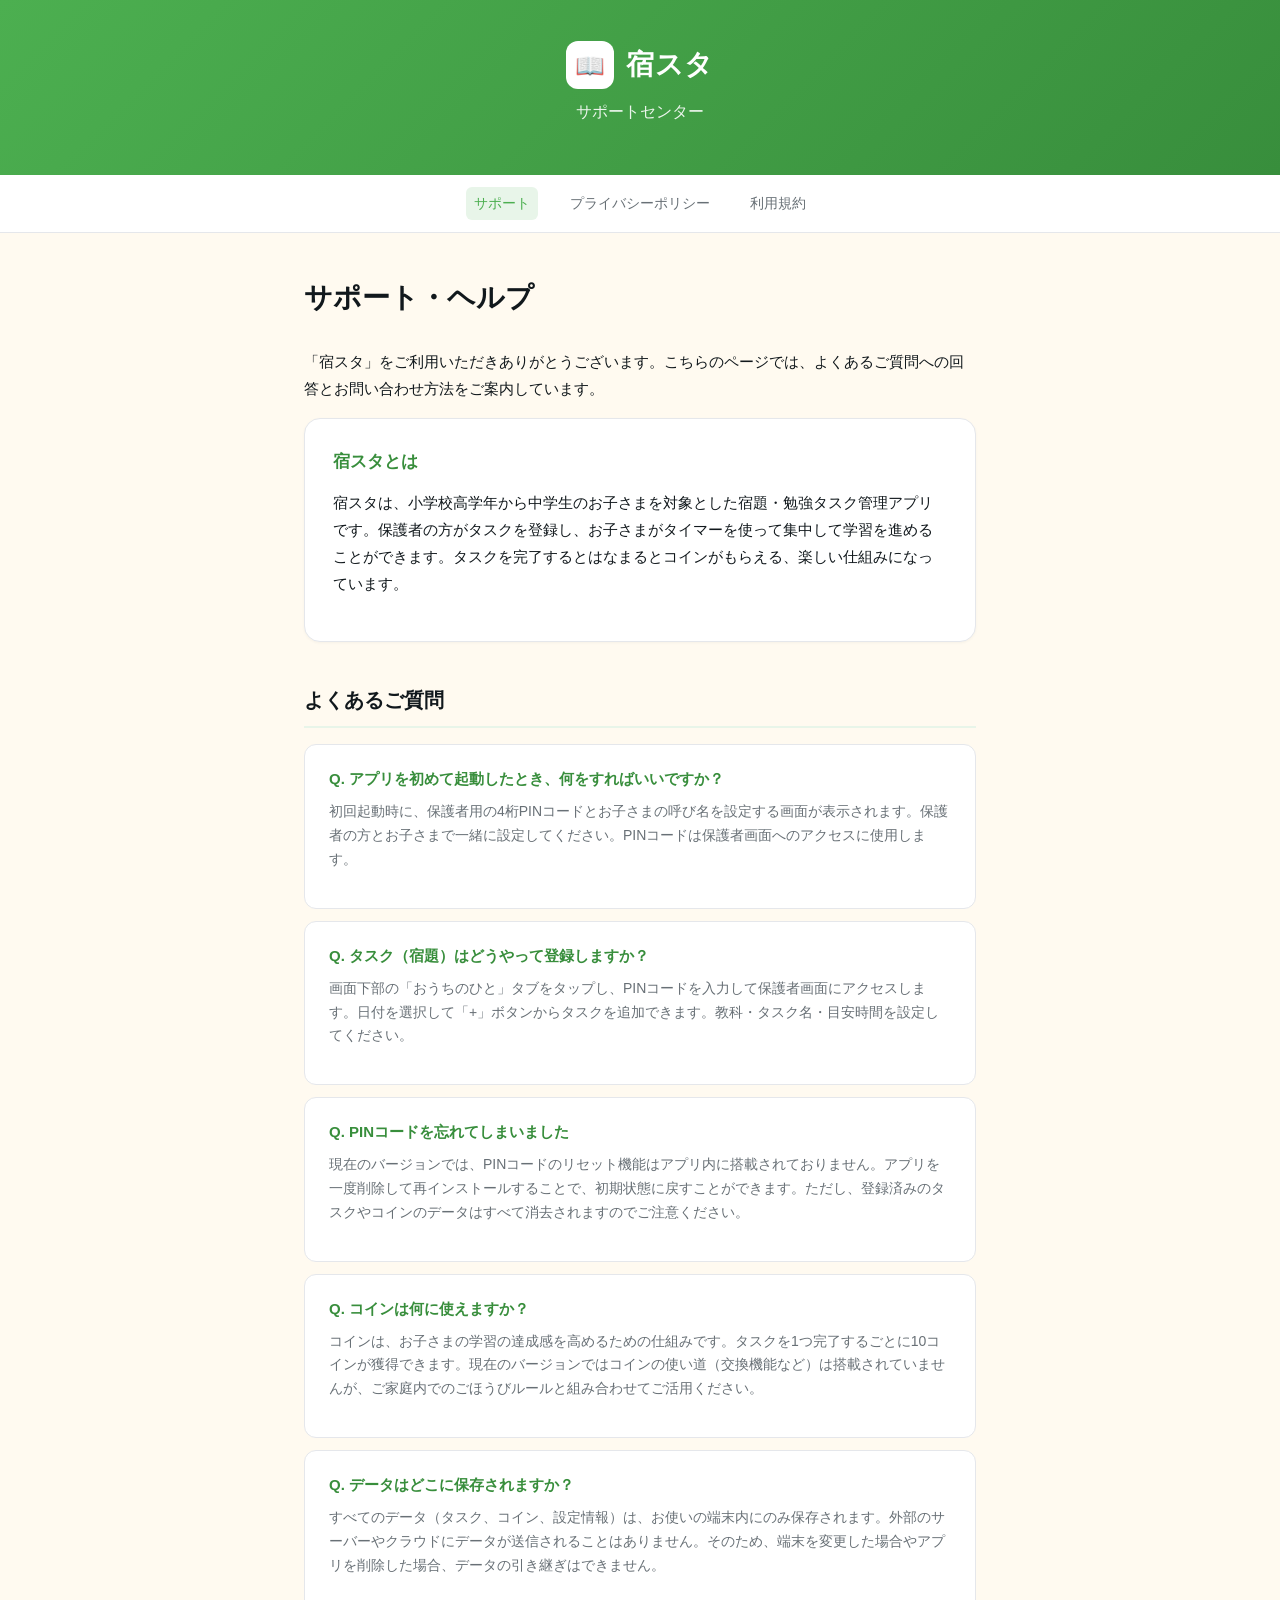
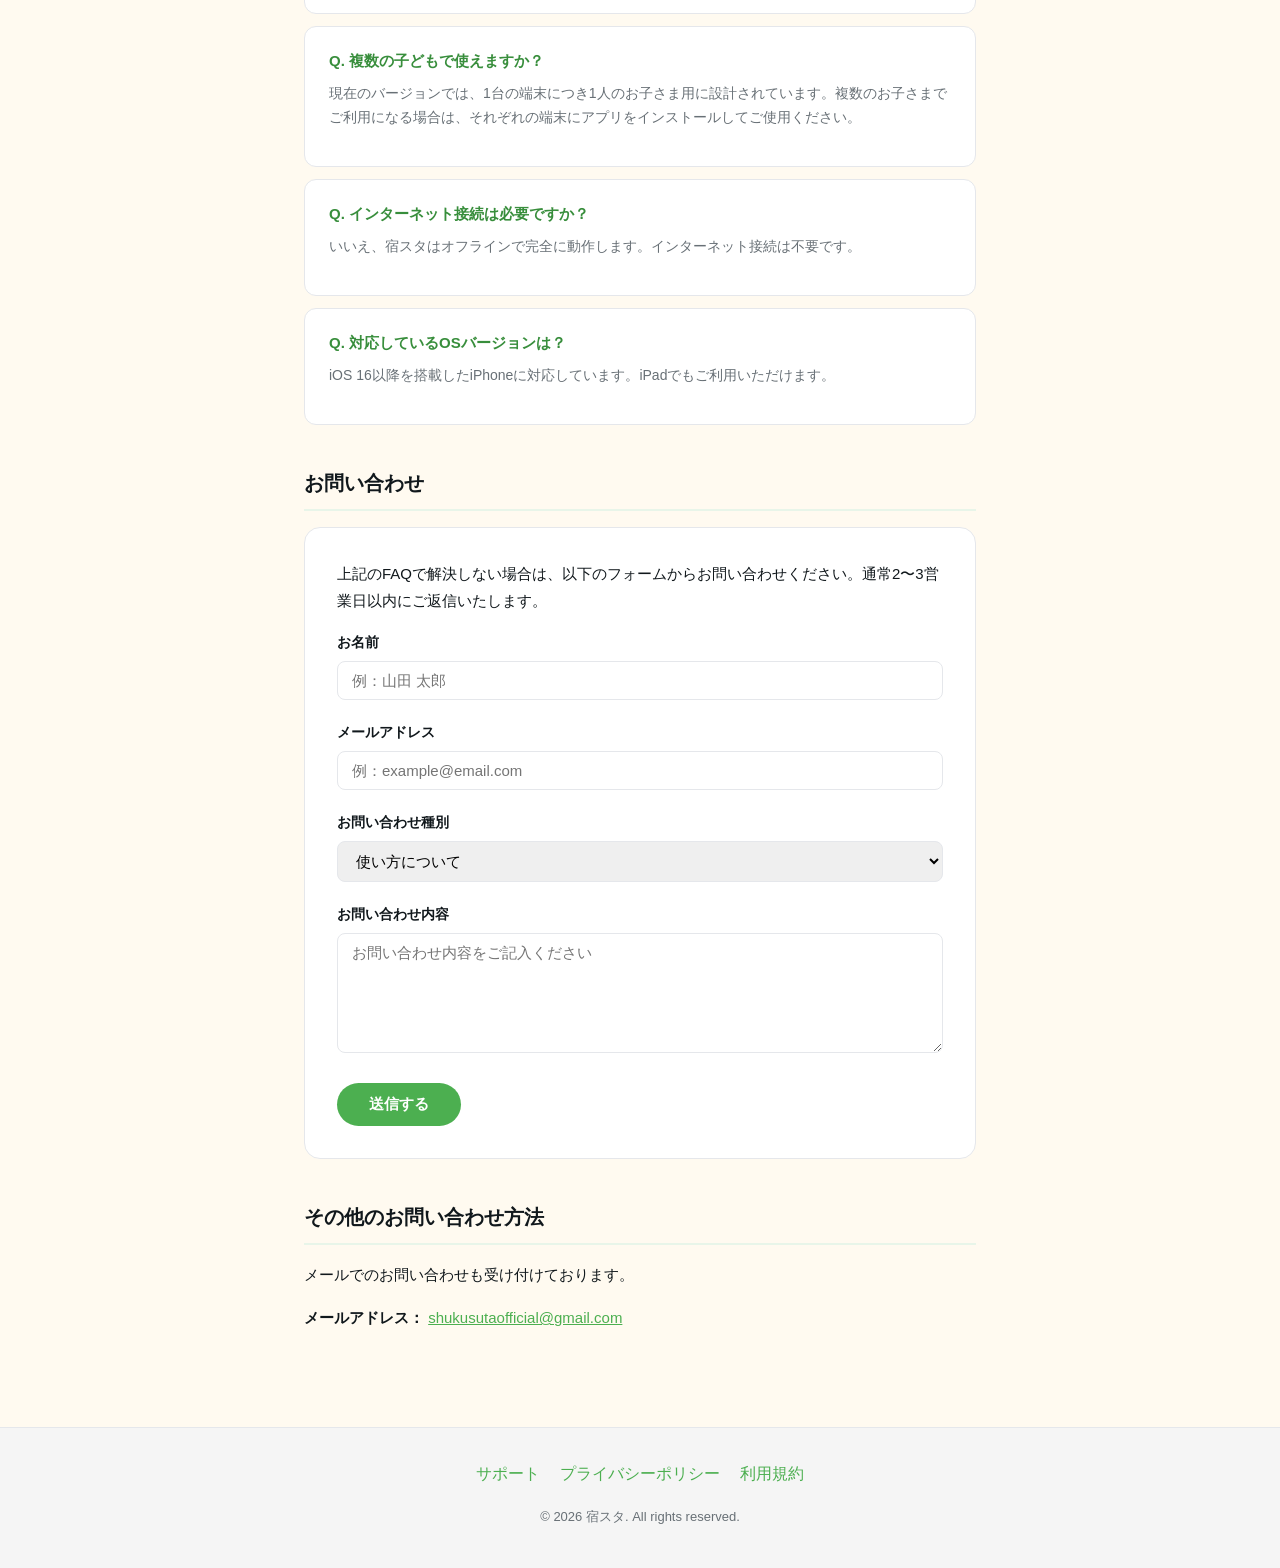
<file: index.html>
<!DOCTYPE html>
<html lang="ja">
<head>
  <meta charset="UTF-8">
  <meta name="viewport" content="width=device-width, initial-scale=1.0">
  <title>宿スタ - サポート</title>
  <link rel="stylesheet" href="style.css">
</head>
<body>

<header>
  <div class="container">
    <a href="index.html" class="logo">
      <div class="logo-icon">📖</div>
      <span class="logo-text">宿スタ</span>
    </a>
    <p class="page-title">サポートセンター</p>
  </div>
</header>

<nav>
  <div class="container">
    <a href="index.html" class="active">サポート</a>
    <a href="privacy.html">プライバシーポリシー</a>
    <a href="terms.html">利用規約</a>
  </div>
</nav>

<main>
  <div class="container">

    <h1>サポート・ヘルプ</h1>
    <p>「宿スタ」をご利用いただきありがとうございます。こちらのページでは、よくあるご質問への回答とお問い合わせ方法をご案内しています。</p>

    <!-- App Overview -->
    <div class="card">
      <h3>宿スタとは</h3>
      <p>宿スタは、小学校高学年から中学生のお子さまを対象とした宿題・勉強タスク管理アプリです。保護者の方がタスクを登録し、お子さまがタイマーを使って集中して学習を進めることができます。タスクを完了するとはなまるとコインがもらえる、楽しい仕組みになっています。</p>
    </div>

    <!-- FAQ -->
    <h2>よくあるご質問</h2>

    <div class="faq-item">
      <p class="question">Q. アプリを初めて起動したとき、何をすればいいですか？</p>
      <p class="answer">初回起動時に、保護者用の4桁PINコードとお子さまの呼び名を設定する画面が表示されます。保護者の方とお子さまで一緒に設定してください。PINコードは保護者画面へのアクセスに使用します。</p>
    </div>

    <div class="faq-item">
      <p class="question">Q. タスク（宿題）はどうやって登録しますか？</p>
      <p class="answer">画面下部の「おうちのひと」タブをタップし、PINコードを入力して保護者画面にアクセスします。日付を選択して「+」ボタンからタスクを追加できます。教科・タスク名・目安時間を設定してください。</p>
    </div>

    <div class="faq-item">
      <p class="question">Q. PINコードを忘れてしまいました</p>
      <p class="answer">現在のバージョンでは、PINコードのリセット機能はアプリ内に搭載されておりません。アプリを一度削除して再インストールすることで、初期状態に戻すことができます。ただし、登録済みのタスクやコインのデータはすべて消去されますのでご注意ください。</p>
    </div>

    <div class="faq-item">
      <p class="question">Q. コインは何に使えますか？</p>
      <p class="answer">コインは、お子さまの学習の達成感を高めるための仕組みです。タスクを1つ完了するごとに10コインが獲得できます。現在のバージョンではコインの使い道（交換機能など）は搭載されていませんが、ご家庭内でのごほうびルールと組み合わせてご活用ください。</p>
    </div>

    <div class="faq-item">
      <p class="question">Q. データはどこに保存されますか？</p>
      <p class="answer">すべてのデータ（タスク、コイン、設定情報）は、お使いの端末内にのみ保存されます。外部のサーバーやクラウドにデータが送信されることはありません。そのため、端末を変更した場合やアプリを削除した場合、データの引き継ぎはできません。</p>
    </div>

    <div class="faq-item">
      <p class="question">Q. 複数の子どもで使えますか？</p>
      <p class="answer">現在のバージョンでは、1台の端末につき1人のお子さま用に設計されています。複数のお子さまでご利用になる場合は、それぞれの端末にアプリをインストールしてご使用ください。</p>
    </div>

    <div class="faq-item">
      <p class="question">Q. インターネット接続は必要ですか？</p>
      <p class="answer">いいえ、宿スタはオフラインで完全に動作します。インターネット接続は不要です。</p>
    </div>

    <div class="faq-item">
      <p class="question">Q. 対応しているOSバージョンは？</p>
      <p class="answer">iOS 16以降を搭載したiPhoneに対応しています。iPadでもご利用いただけます。</p>
    </div>

    <!-- Contact -->
    <h2>お問い合わせ</h2>

    <div class="contact-section">
      <p>上記のFAQで解決しない場合は、以下のフォームからお問い合わせください。通常2〜3営業日以内にご返信いたします。</p>

      <form id="contact-form" onsubmit="handleSubmit(event)">
        <div class="form-group">
          <label for="name">お名前</label>
          <input type="text" id="name" name="name" required placeholder="例：山田 太郎">
        </div>

        <div class="form-group">
          <label for="email">メールアドレス</label>
          <input type="email" id="email" name="email" required placeholder="例：example@email.com">
        </div>

        <div class="form-group">
          <label for="category">お問い合わせ種別</label>
          <select id="category" name="category">
            <option value="usage">使い方について</option>
            <option value="bug">不具合の報告</option>
            <option value="feature">機能のご要望</option>
            <option value="other">その他</option>
          </select>
        </div>

        <div class="form-group">
          <label for="message">お問い合わせ内容</label>
          <textarea id="message" name="message" required placeholder="お問い合わせ内容をご記入ください"></textarea>
        </div>

        <button type="submit" class="btn">送信する</button>
      </form>

      <p id="form-result" style="display:none; margin-top: 16px; padding: 12px 16px; border-radius: 8px;"></p>
    </div>

    <h2>その他のお問い合わせ方法</h2>
    <p>メールでのお問い合わせも受け付けております。</p>
    <p><strong>メールアドレス：</strong> <a href="mailto:shukusutaofficial@gmail.com" style="color: var(--green);">shukusutaofficial@gmail.com</a></p>


  </div>
</main>

<footer>
  <div class="container">
    <div class="footer-links">
      <a href="index.html">サポート</a>
      <a href="privacy.html">プライバシーポリシー</a>
      <a href="terms.html">利用規約</a>
    </div>
    <p>&copy; 2026 宿スタ. All rights reserved.</p>
  </div>
</footer>

<script>
function handleSubmit(e) {
  e.preventDefault();
  var result = document.getElementById('form-result');
  result.style.display = 'block';
  result.style.background = '#E8F5E9';
  result.style.color = '#388E3C';
  result.textContent = 'お問い合わせを受け付けました。ご返信までしばらくお待ちください。';
  document.getElementById('contact-form').reset();
  // NOTE: 実際の送信処理はバックエンド連携（Formspree, Google Forms等）が必要です
}
</script>

</body>
</html>
</file>
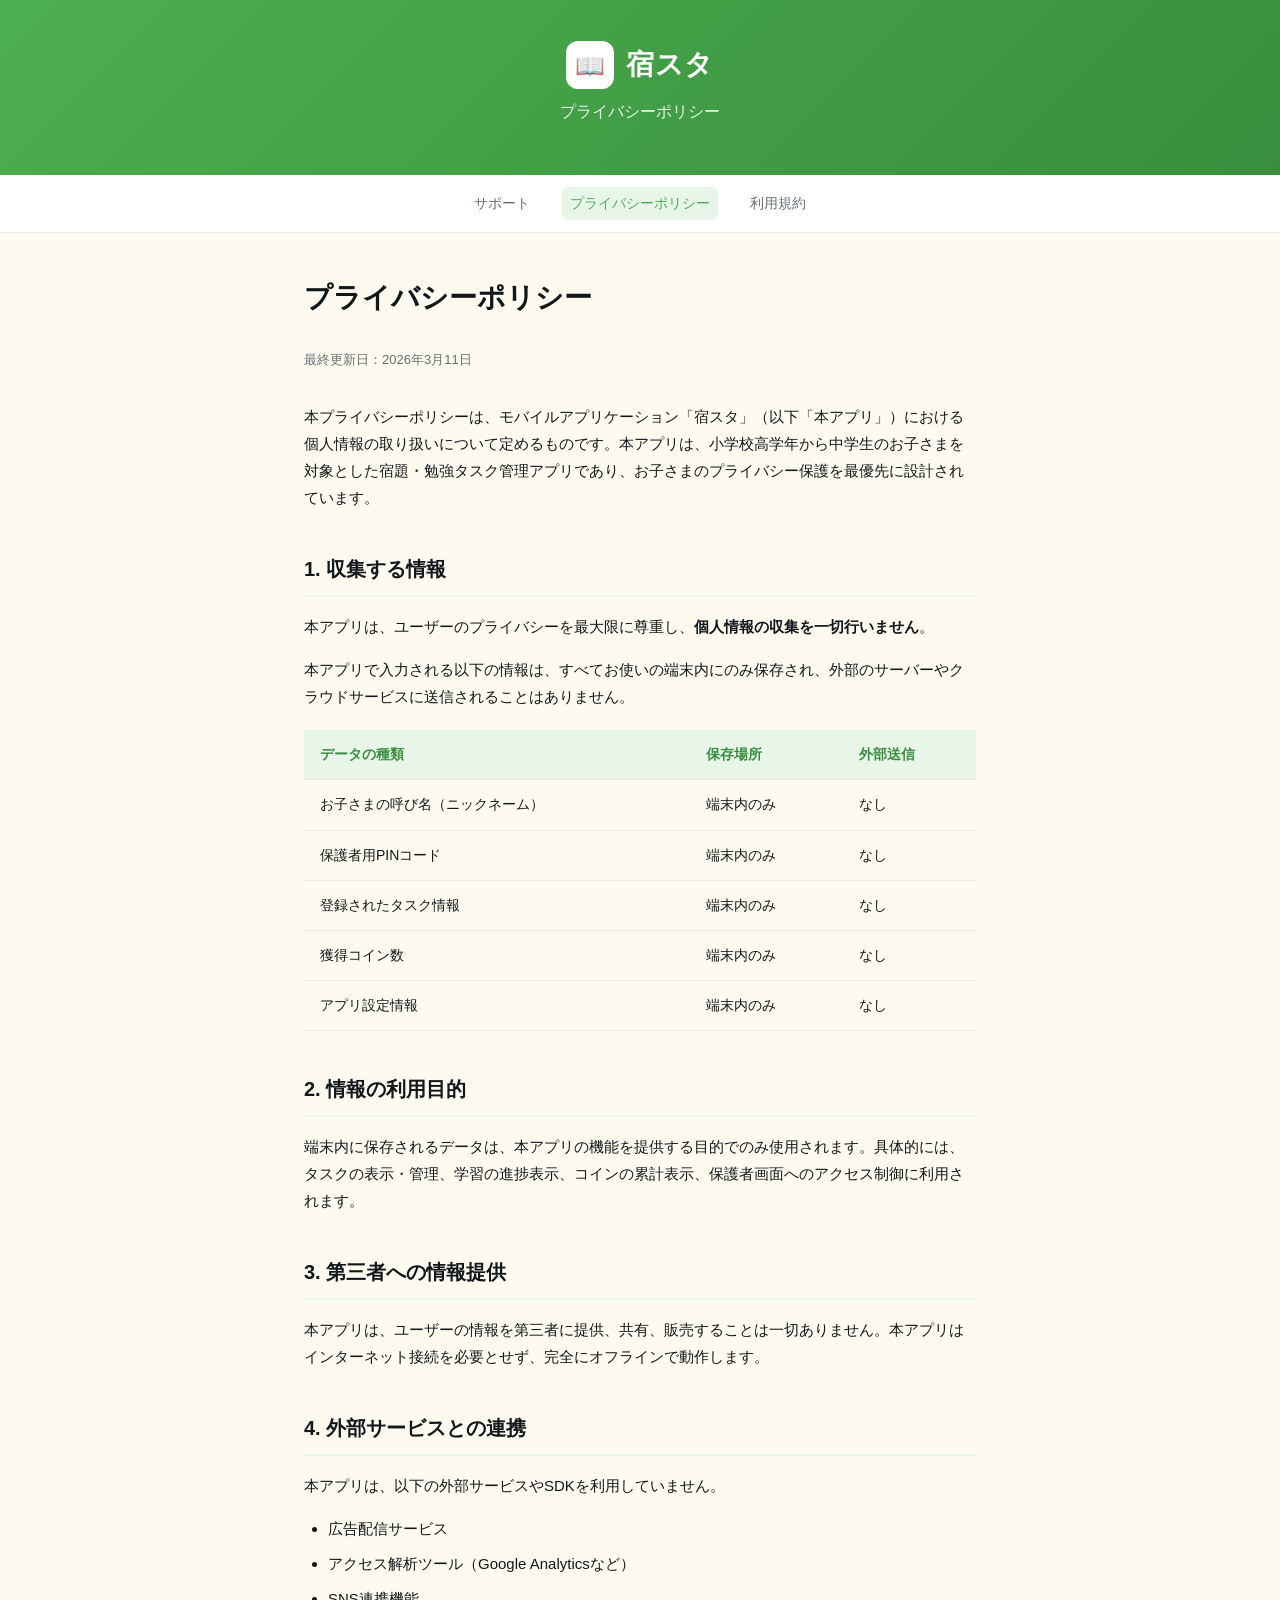
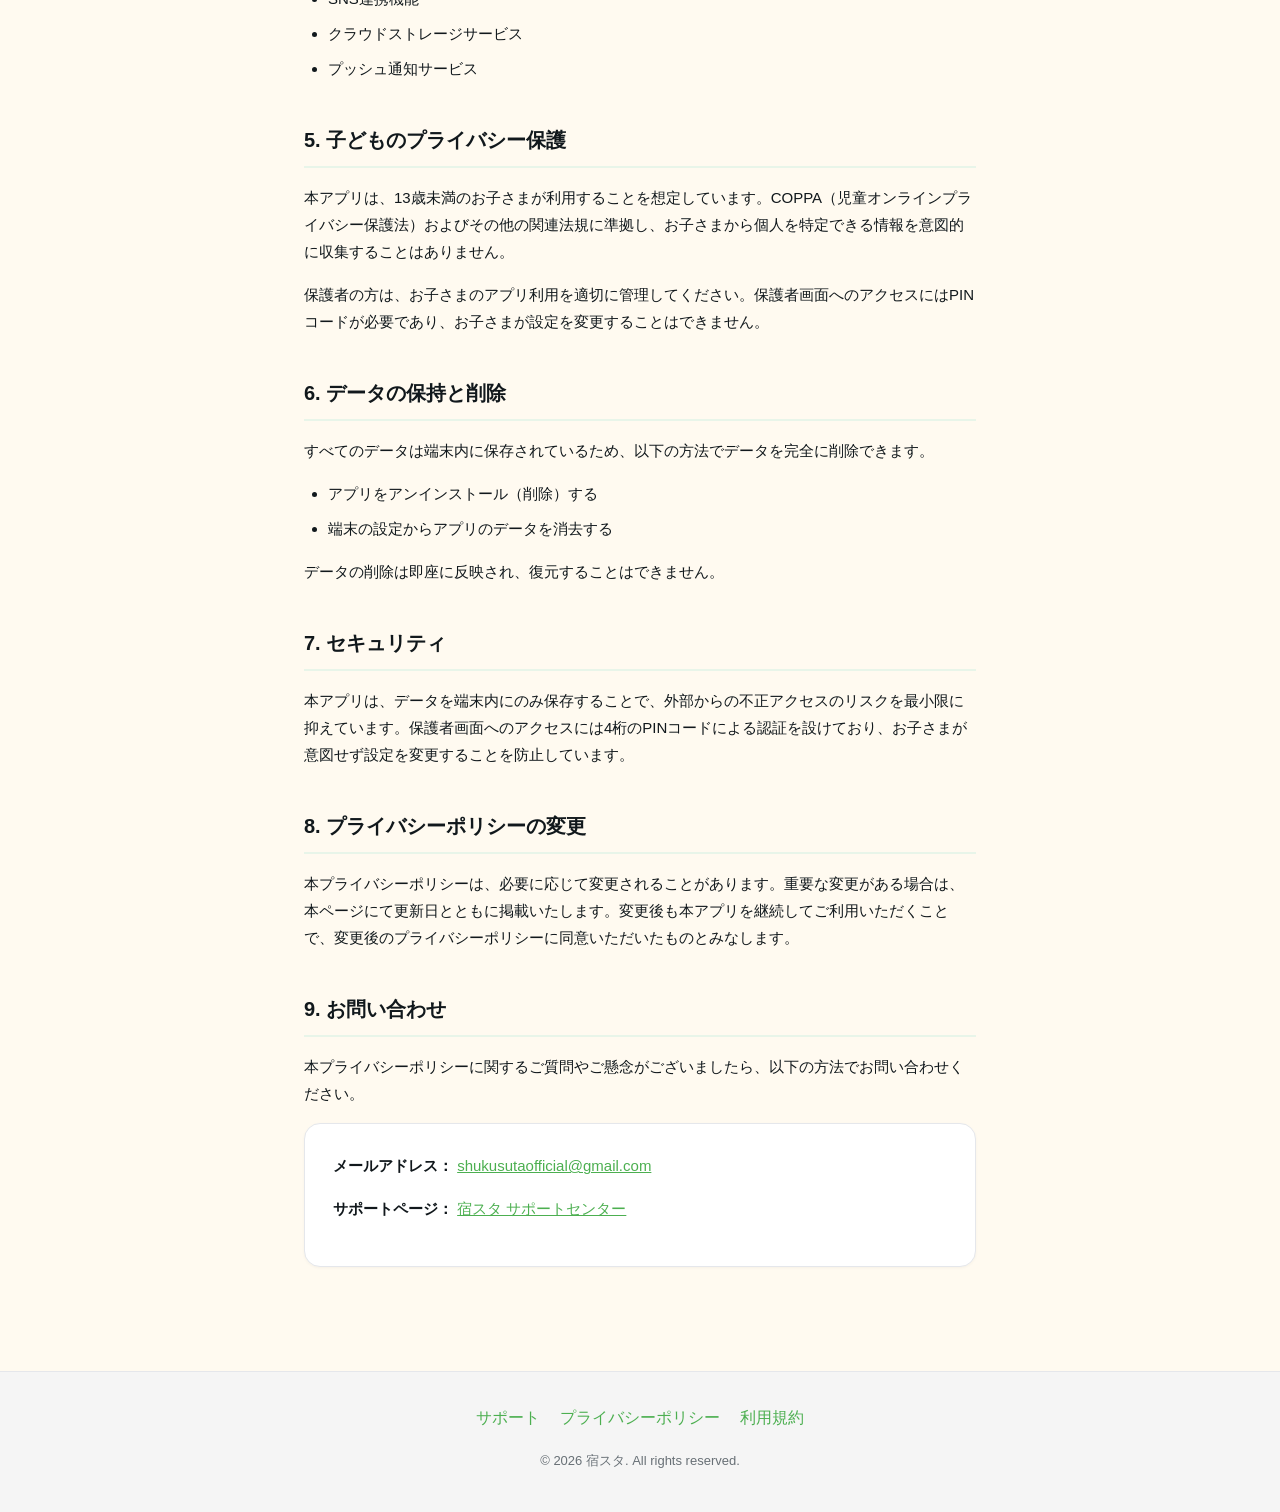
<file: privacy.html>
<!DOCTYPE html>
<html lang="ja">
<head>
  <meta charset="UTF-8">
  <meta name="viewport" content="width=device-width, initial-scale=1.0">
  <title>宿スタ - プライバシーポリシー</title>
  <link rel="stylesheet" href="style.css">
</head>
<body>

<header>
  <div class="container">
    <a href="index.html" class="logo">
      <div class="logo-icon">📖</div>
      <span class="logo-text">宿スタ</span>
    </a>
    <p class="page-title">プライバシーポリシー</p>
  </div>
</header>

<nav>
  <div class="container">
    <a href="index.html">サポート</a>
    <a href="privacy.html" class="active">プライバシーポリシー</a>
    <a href="terms.html">利用規約</a>
  </div>
</nav>

<main>
  <div class="container">

    <h1>プライバシーポリシー</h1>
    <p class="update-date">最終更新日：2026年3月11日</p>

    <p>本プライバシーポリシーは、モバイルアプリケーション「宿スタ」（以下「本アプリ」）における個人情報の取り扱いについて定めるものです。本アプリは、小学校高学年から中学生のお子さまを対象とした宿題・勉強タスク管理アプリであり、お子さまのプライバシー保護を最優先に設計されています。</p>

    <h2>1. 収集する情報</h2>

    <p>本アプリは、ユーザーのプライバシーを最大限に尊重し、<strong>個人情報の収集を一切行いません</strong>。</p>

    <p>本アプリで入力される以下の情報は、すべてお使いの端末内にのみ保存され、外部のサーバーやクラウドサービスに送信されることはありません。</p>

    <table>
      <thead>
        <tr>
          <th>データの種類</th>
          <th>保存場所</th>
          <th>外部送信</th>
        </tr>
      </thead>
      <tbody>
        <tr>
          <td>お子さまの呼び名（ニックネーム）</td>
          <td>端末内のみ</td>
          <td>なし</td>
        </tr>
        <tr>
          <td>保護者用PINコード</td>
          <td>端末内のみ</td>
          <td>なし</td>
        </tr>
        <tr>
          <td>登録されたタスク情報</td>
          <td>端末内のみ</td>
          <td>なし</td>
        </tr>
        <tr>
          <td>獲得コイン数</td>
          <td>端末内のみ</td>
          <td>なし</td>
        </tr>
        <tr>
          <td>アプリ設定情報</td>
          <td>端末内のみ</td>
          <td>なし</td>
        </tr>
      </tbody>
    </table>

    <h2>2. 情報の利用目的</h2>

    <p>端末内に保存されるデータは、本アプリの機能を提供する目的でのみ使用されます。具体的には、タスクの表示・管理、学習の進捗表示、コインの累計表示、保護者画面へのアクセス制御に利用されます。</p>

    <h2>3. 第三者への情報提供</h2>

    <p>本アプリは、ユーザーの情報を第三者に提供、共有、販売することは一切ありません。本アプリはインターネット接続を必要とせず、完全にオフラインで動作します。</p>

    <h2>4. 外部サービスとの連携</h2>

    <p>本アプリは、以下の外部サービスやSDKを利用していません。</p>

    <ul>
      <li>広告配信サービス</li>
      <li>アクセス解析ツール（Google Analyticsなど）</li>
      <li>SNS連携機能</li>
      <li>クラウドストレージサービス</li>
      <li>プッシュ通知サービス</li>
    </ul>

    <h2>5. 子どものプライバシー保護</h2>

    <p>本アプリは、13歳未満のお子さまが利用することを想定しています。COPPA（児童オンラインプライバシー保護法）およびその他の関連法規に準拠し、お子さまから個人を特定できる情報を意図的に収集することはありません。</p>

    <p>保護者の方は、お子さまのアプリ利用を適切に管理してください。保護者画面へのアクセスにはPINコードが必要であり、お子さまが設定を変更することはできません。</p>

    <h2>6. データの保持と削除</h2>

    <p>すべてのデータは端末内に保存されているため、以下の方法でデータを完全に削除できます。</p>

    <ul>
      <li>アプリをアンインストール（削除）する</li>
      <li>端末の設定からアプリのデータを消去する</li>
    </ul>

    <p>データの削除は即座に反映され、復元することはできません。</p>

    <h2>7. セキュリティ</h2>

    <p>本アプリは、データを端末内にのみ保存することで、外部からの不正アクセスのリスクを最小限に抑えています。保護者画面へのアクセスには4桁のPINコードによる認証を設けており、お子さまが意図せず設定を変更することを防止しています。</p>

    <h2>8. プライバシーポリシーの変更</h2>

    <p>本プライバシーポリシーは、必要に応じて変更されることがあります。重要な変更がある場合は、本ページにて更新日とともに掲載いたします。変更後も本アプリを継続してご利用いただくことで、変更後のプライバシーポリシーに同意いただいたものとみなします。</p>

    <h2>9. お問い合わせ</h2>

    <p>本プライバシーポリシーに関するご質問やご懸念がございましたら、以下の方法でお問い合わせください。</p>

    <div class="card">
      <p><strong>メールアドレス：</strong> <a href="mailto:shukusutaofficial@gmail.com" style="color: var(--green);">shukusutaofficial@gmail.com</a></p>
      <p><strong>サポートページ：</strong> <a href="index.html" style="color: var(--green);">宿スタ サポートセンター</a></p>

    </div>

  </div>
</main>

<footer>
  <div class="container">
    <div class="footer-links">
      <a href="index.html">サポート</a>
      <a href="privacy.html">プライバシーポリシー</a>
      <a href="terms.html">利用規約</a>
    </div>
    <p>&copy; 2026 宿スタ. All rights reserved.</p>
  </div>
</footer>

</body>
</html>
</file>
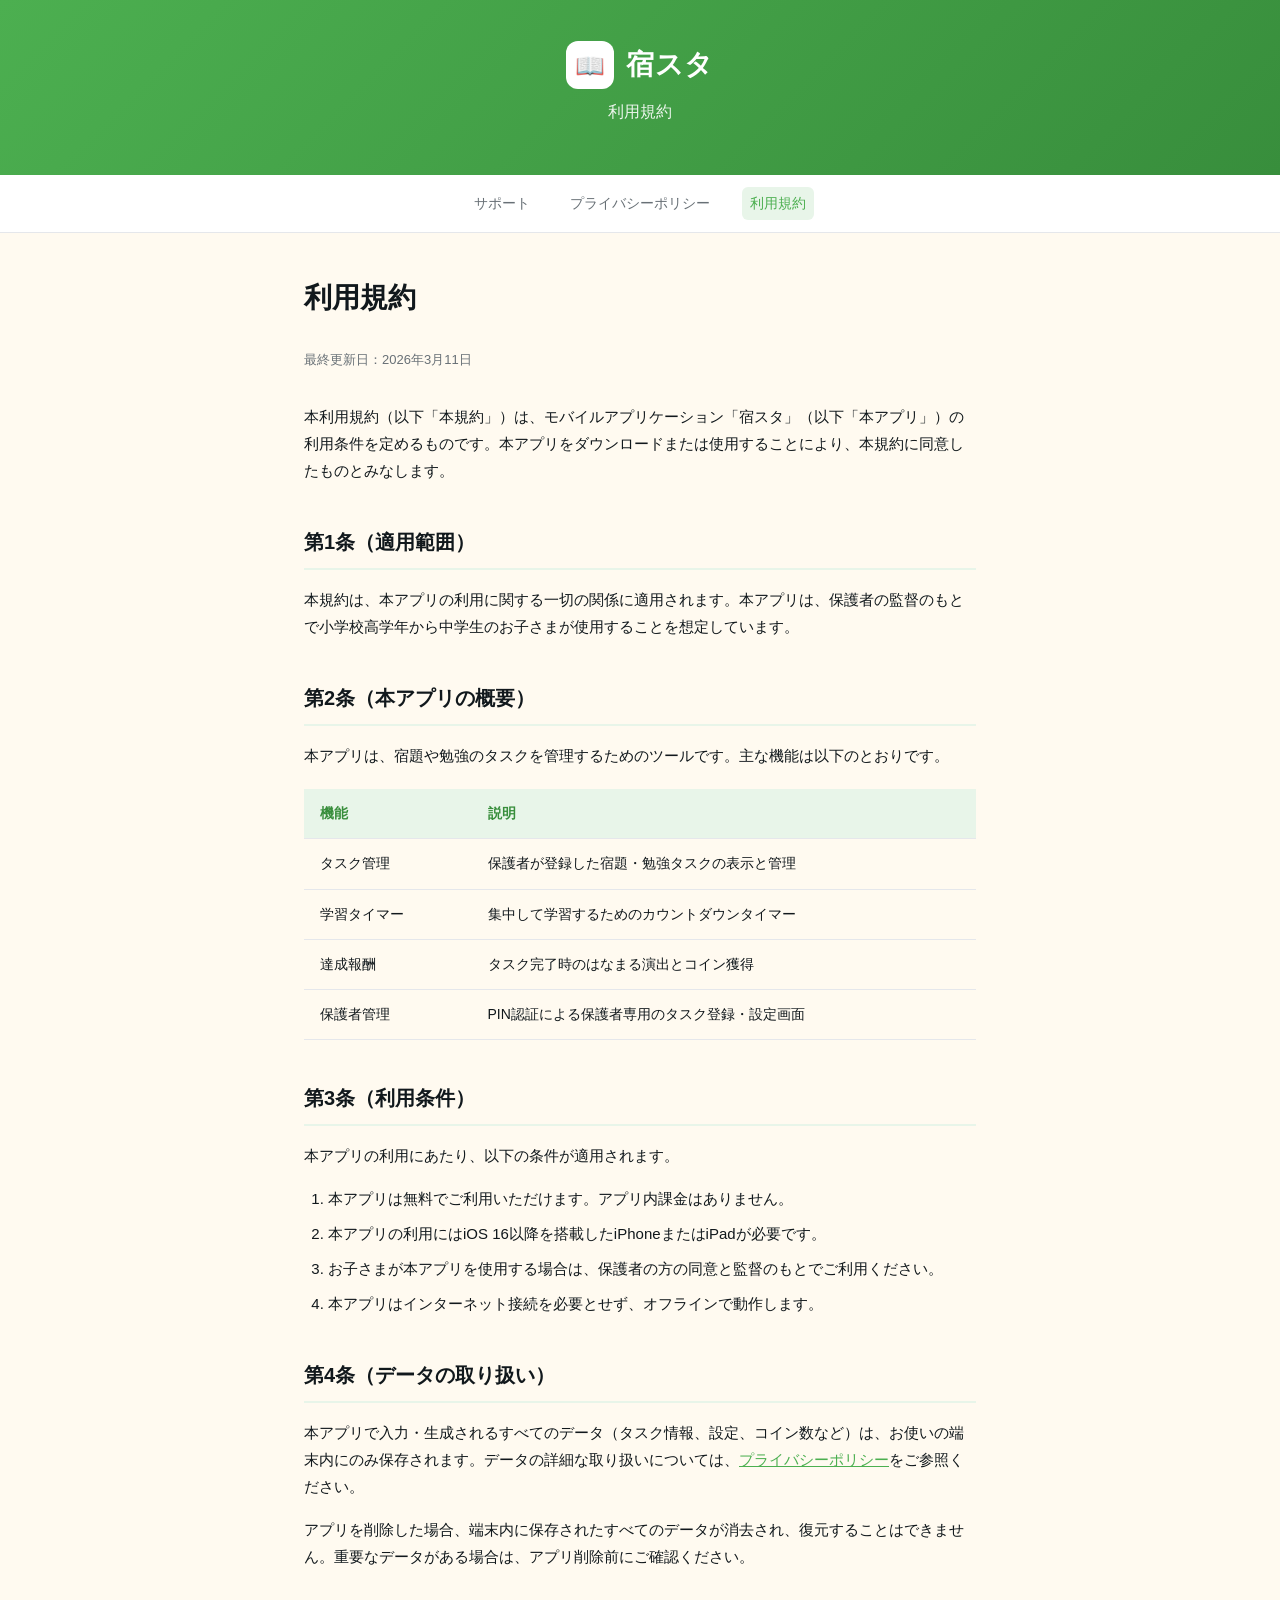
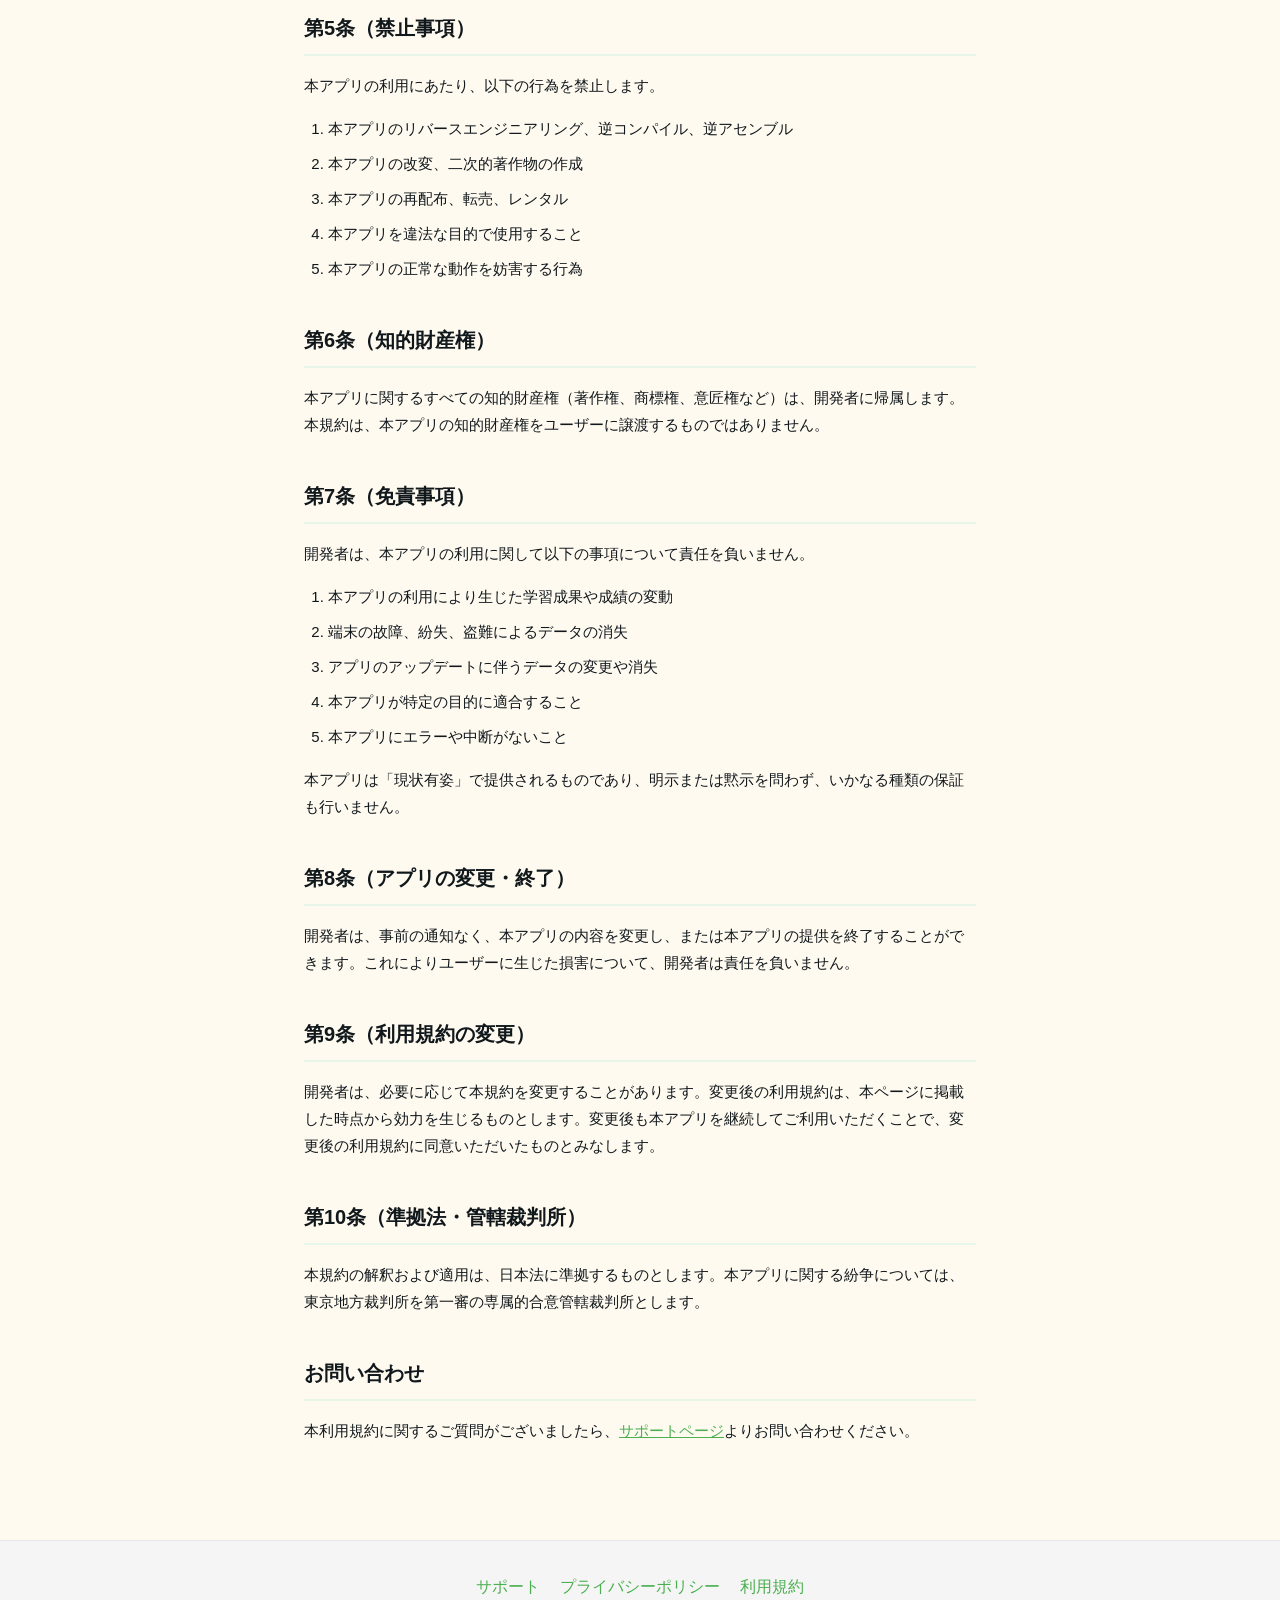
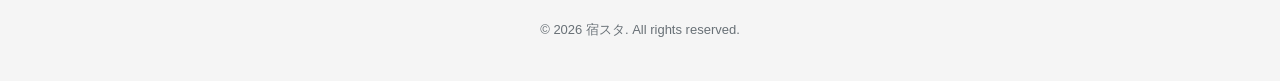
<file: terms.html>
<!DOCTYPE html>
<html lang="ja">
<head>
  <meta charset="UTF-8">
  <meta name="viewport" content="width=device-width, initial-scale=1.0">
  <title>宿スタ - 利用規約</title>
  <link rel="stylesheet" href="style.css">
</head>
<body>

<header>
  <div class="container">
    <a href="index.html" class="logo">
      <div class="logo-icon">📖</div>
      <span class="logo-text">宿スタ</span>
    </a>
    <p class="page-title">利用規約</p>
  </div>
</header>

<nav>
  <div class="container">
    <a href="index.html">サポート</a>
    <a href="privacy.html">プライバシーポリシー</a>
    <a href="terms.html" class="active">利用規約</a>
  </div>
</nav>

<main>
  <div class="container">

    <h1>利用規約</h1>
    <p class="update-date">最終更新日：2026年3月11日</p>

    <p>本利用規約（以下「本規約」）は、モバイルアプリケーション「宿スタ」（以下「本アプリ」）の利用条件を定めるものです。本アプリをダウンロードまたは使用することにより、本規約に同意したものとみなします。</p>

    <h2>第1条（適用範囲）</h2>

    <p>本規約は、本アプリの利用に関する一切の関係に適用されます。本アプリは、保護者の監督のもとで小学校高学年から中学生のお子さまが使用することを想定しています。</p>

    <h2>第2条（本アプリの概要）</h2>

    <p>本アプリは、宿題や勉強のタスクを管理するためのツールです。主な機能は以下のとおりです。</p>

    <table>
      <thead>
        <tr>
          <th>機能</th>
          <th>説明</th>
        </tr>
      </thead>
      <tbody>
        <tr>
          <td>タスク管理</td>
          <td>保護者が登録した宿題・勉強タスクの表示と管理</td>
        </tr>
        <tr>
          <td>学習タイマー</td>
          <td>集中して学習するためのカウントダウンタイマー</td>
        </tr>
        <tr>
          <td>達成報酬</td>
          <td>タスク完了時のはなまる演出とコイン獲得</td>
        </tr>
        <tr>
          <td>保護者管理</td>
          <td>PIN認証による保護者専用のタスク登録・設定画面</td>
        </tr>
      </tbody>
    </table>

    <h2>第3条（利用条件）</h2>

    <p>本アプリの利用にあたり、以下の条件が適用されます。</p>

    <ol>
      <li>本アプリは無料でご利用いただけます。アプリ内課金はありません。</li>
      <li>本アプリの利用にはiOS 16以降を搭載したiPhoneまたはiPadが必要です。</li>
      <li>お子さまが本アプリを使用する場合は、保護者の方の同意と監督のもとでご利用ください。</li>
      <li>本アプリはインターネット接続を必要とせず、オフラインで動作します。</li>
    </ol>

    <h2>第4条（データの取り扱い）</h2>

    <p>本アプリで入力・生成されるすべてのデータ（タスク情報、設定、コイン数など）は、お使いの端末内にのみ保存されます。データの詳細な取り扱いについては、<a href="privacy.html" style="color: var(--green);">プライバシーポリシー</a>をご参照ください。</p>

    <p>アプリを削除した場合、端末内に保存されたすべてのデータが消去され、復元することはできません。重要なデータがある場合は、アプリ削除前にご確認ください。</p>

    <h2>第5条（禁止事項）</h2>

    <p>本アプリの利用にあたり、以下の行為を禁止します。</p>

    <ol>
      <li>本アプリのリバースエンジニアリング、逆コンパイル、逆アセンブル</li>
      <li>本アプリの改変、二次的著作物の作成</li>
      <li>本アプリの再配布、転売、レンタル</li>
      <li>本アプリを違法な目的で使用すること</li>
      <li>本アプリの正常な動作を妨害する行為</li>
    </ol>

    <h2>第6条（知的財産権）</h2>

    <p>本アプリに関するすべての知的財産権（著作権、商標権、意匠権など）は、開発者に帰属します。本規約は、本アプリの知的財産権をユーザーに譲渡するものではありません。</p>

    <h2>第7条（免責事項）</h2>

    <p>開発者は、本アプリの利用に関して以下の事項について責任を負いません。</p>

    <ol>
      <li>本アプリの利用により生じた学習成果や成績の変動</li>
      <li>端末の故障、紛失、盗難によるデータの消失</li>
      <li>アプリのアップデートに伴うデータの変更や消失</li>
      <li>本アプリが特定の目的に適合すること</li>
      <li>本アプリにエラーや中断がないこと</li>
    </ol>

    <p>本アプリは「現状有姿」で提供されるものであり、明示または黙示を問わず、いかなる種類の保証も行いません。</p>

    <h2>第8条（アプリの変更・終了）</h2>

    <p>開発者は、事前の通知なく、本アプリの内容を変更し、または本アプリの提供を終了することができます。これによりユーザーに生じた損害について、開発者は責任を負いません。</p>

    <h2>第9条（利用規約の変更）</h2>

    <p>開発者は、必要に応じて本規約を変更することがあります。変更後の利用規約は、本ページに掲載した時点から効力を生じるものとします。変更後も本アプリを継続してご利用いただくことで、変更後の利用規約に同意いただいたものとみなします。</p>

    <h2>第10条（準拠法・管轄裁判所）</h2>

    <p>本規約の解釈および適用は、日本法に準拠するものとします。本アプリに関する紛争については、東京地方裁判所を第一審の専属的合意管轄裁判所とします。</p>

    <h2>お問い合わせ</h2>

    <p>本利用規約に関するご質問がございましたら、<a href="index.html" style="color: var(--green);">サポートページ</a>よりお問い合わせください。</p>

  </div>
</main>

<footer>
  <div class="container">
    <div class="footer-links">
      <a href="index.html">サポート</a>
      <a href="privacy.html">プライバシーポリシー</a>
      <a href="terms.html">利用規約</a>
    </div>
    <p>&copy; 2026 宿スタ. All rights reserved.</p>
  </div>
</footer>

</body>
</html>
</file>
<file: style.css>
/* 宿スタ - GitHub Pages 共通スタイル */
:root {
  --green: #4CAF50;
  --dark-green: #388E3C;
  --light-green: #E8F5E9;
  --off-white: #FFFAF0;
  --black: #11181C;
  --gray: #687076;
  --light-gray: #F5F5F5;
  --border: #E5E7EB;
}

* {
  margin: 0;
  padding: 0;
  box-sizing: border-box;
}

body {
  font-family: -apple-system, BlinkMacSystemFont, "Hiragino Sans", "Hiragino Kaku Gothic ProN", "Noto Sans JP", sans-serif;
  color: var(--black);
  background: var(--off-white);
  line-height: 1.8;
  -webkit-font-smoothing: antialiased;
}

.container {
  max-width: 720px;
  margin: 0 auto;
  padding: 0 24px;
}

/* Header */
header {
  background: linear-gradient(135deg, var(--green), var(--dark-green));
  padding: 40px 0 32px;
  text-align: center;
}

header .logo {
  display: inline-flex;
  align-items: center;
  gap: 12px;
  text-decoration: none;
  color: white;
}

header .logo-icon {
  width: 48px;
  height: 48px;
  background: white;
  border-radius: 12px;
  display: flex;
  align-items: center;
  justify-content: center;
  font-size: 24px;
}

header .logo-text {
  font-size: 28px;
  font-weight: 800;
  letter-spacing: 0.02em;
}

header .page-title {
  color: rgba(255, 255, 255, 0.9);
  font-size: 16px;
  font-weight: 400;
  margin-top: 8px;
}

/* Navigation */
nav {
  background: white;
  border-bottom: 1px solid var(--border);
  padding: 12px 0;
}

nav .container {
  display: flex;
  gap: 24px;
  justify-content: center;
  flex-wrap: wrap;
}

nav a {
  color: var(--gray);
  text-decoration: none;
  font-size: 14px;
  font-weight: 500;
  padding: 4px 8px;
  border-radius: 6px;
  transition: all 0.2s;
}

nav a:hover,
nav a.active {
  color: var(--green);
  background: var(--light-green);
}

/* Main Content */
main {
  padding: 40px 0 80px;
}

h1 {
  font-size: 28px;
  font-weight: 800;
  margin-bottom: 24px;
  color: var(--black);
}

h2 {
  font-size: 20px;
  font-weight: 700;
  margin-top: 40px;
  margin-bottom: 16px;
  color: var(--black);
  padding-bottom: 8px;
  border-bottom: 2px solid var(--light-green);
}

h3 {
  font-size: 17px;
  font-weight: 600;
  margin-top: 28px;
  margin-bottom: 12px;
  color: var(--dark-green);
}

p {
  margin-bottom: 16px;
  color: var(--black);
  font-size: 15px;
}

ul, ol {
  margin-bottom: 16px;
  padding-left: 24px;
}

li {
  margin-bottom: 8px;
  font-size: 15px;
}

table {
  width: 100%;
  border-collapse: collapse;
  margin: 20px 0;
  font-size: 14px;
}

th, td {
  padding: 12px 16px;
  text-align: left;
  border-bottom: 1px solid var(--border);
}

th {
  background: var(--light-green);
  font-weight: 600;
  color: var(--dark-green);
}

tr:hover td {
  background: var(--light-gray);
}

/* Cards */
.card {
  background: white;
  border-radius: 16px;
  padding: 28px;
  margin-bottom: 24px;
  border: 1px solid var(--border);
  box-shadow: 0 1px 3px rgba(0, 0, 0, 0.04);
}

.card h3 {
  margin-top: 0;
}

/* FAQ */
.faq-item {
  background: white;
  border-radius: 12px;
  padding: 20px 24px;
  margin-bottom: 12px;
  border: 1px solid var(--border);
}

.faq-item .question {
  font-weight: 600;
  color: var(--dark-green);
  margin-bottom: 8px;
  font-size: 15px;
}

.faq-item .answer {
  color: var(--gray);
  font-size: 14px;
  line-height: 1.7;
}

/* Contact Form */
.contact-section {
  background: white;
  border-radius: 16px;
  padding: 32px;
  border: 1px solid var(--border);
}

.form-group {
  margin-bottom: 20px;
}

.form-group label {
  display: block;
  font-size: 14px;
  font-weight: 600;
  margin-bottom: 6px;
  color: var(--black);
}

.form-group input,
.form-group textarea,
.form-group select {
  width: 100%;
  padding: 10px 14px;
  border: 1px solid var(--border);
  border-radius: 8px;
  font-size: 15px;
  font-family: inherit;
  transition: border-color 0.2s;
}

.form-group input:focus,
.form-group textarea:focus,
.form-group select:focus {
  outline: none;
  border-color: var(--green);
  box-shadow: 0 0 0 3px rgba(76, 175, 80, 0.1);
}

.form-group textarea {
  min-height: 120px;
  resize: vertical;
}

.btn {
  display: inline-block;
  padding: 12px 32px;
  background: var(--green);
  color: white;
  border: none;
  border-radius: 24px;
  font-size: 15px;
  font-weight: 600;
  cursor: pointer;
  transition: all 0.2s;
  text-decoration: none;
}

.btn:hover {
  background: var(--dark-green);
  transform: translateY(-1px);
  box-shadow: 0 4px 12px rgba(76, 175, 80, 0.3);
}

/* Badge */
.badge {
  display: inline-block;
  padding: 4px 12px;
  background: var(--light-green);
  color: var(--dark-green);
  border-radius: 20px;
  font-size: 13px;
  font-weight: 600;
}

/* Update date */
.update-date {
  color: var(--gray);
  font-size: 13px;
  margin-bottom: 32px;
}

/* Footer */
footer {
  background: var(--light-gray);
  border-top: 1px solid var(--border);
  padding: 32px 0;
  text-align: center;
}

footer p {
  color: var(--gray);
  font-size: 13px;
  margin-bottom: 8px;
}

footer a {
  color: var(--green);
  text-decoration: none;
}

footer a:hover {
  text-decoration: underline;
}

footer .footer-links {
  display: flex;
  gap: 20px;
  justify-content: center;
  margin-bottom: 16px;
  flex-wrap: wrap;
}

/* Responsive */
@media (max-width: 600px) {
  header {
    padding: 28px 0 24px;
  }

  header .logo-text {
    font-size: 24px;
  }

  h1 {
    font-size: 24px;
  }

  h2 {
    font-size: 18px;
  }

  .card {
    padding: 20px;
  }

  .contact-section {
    padding: 24px;
  }
}
</file>
